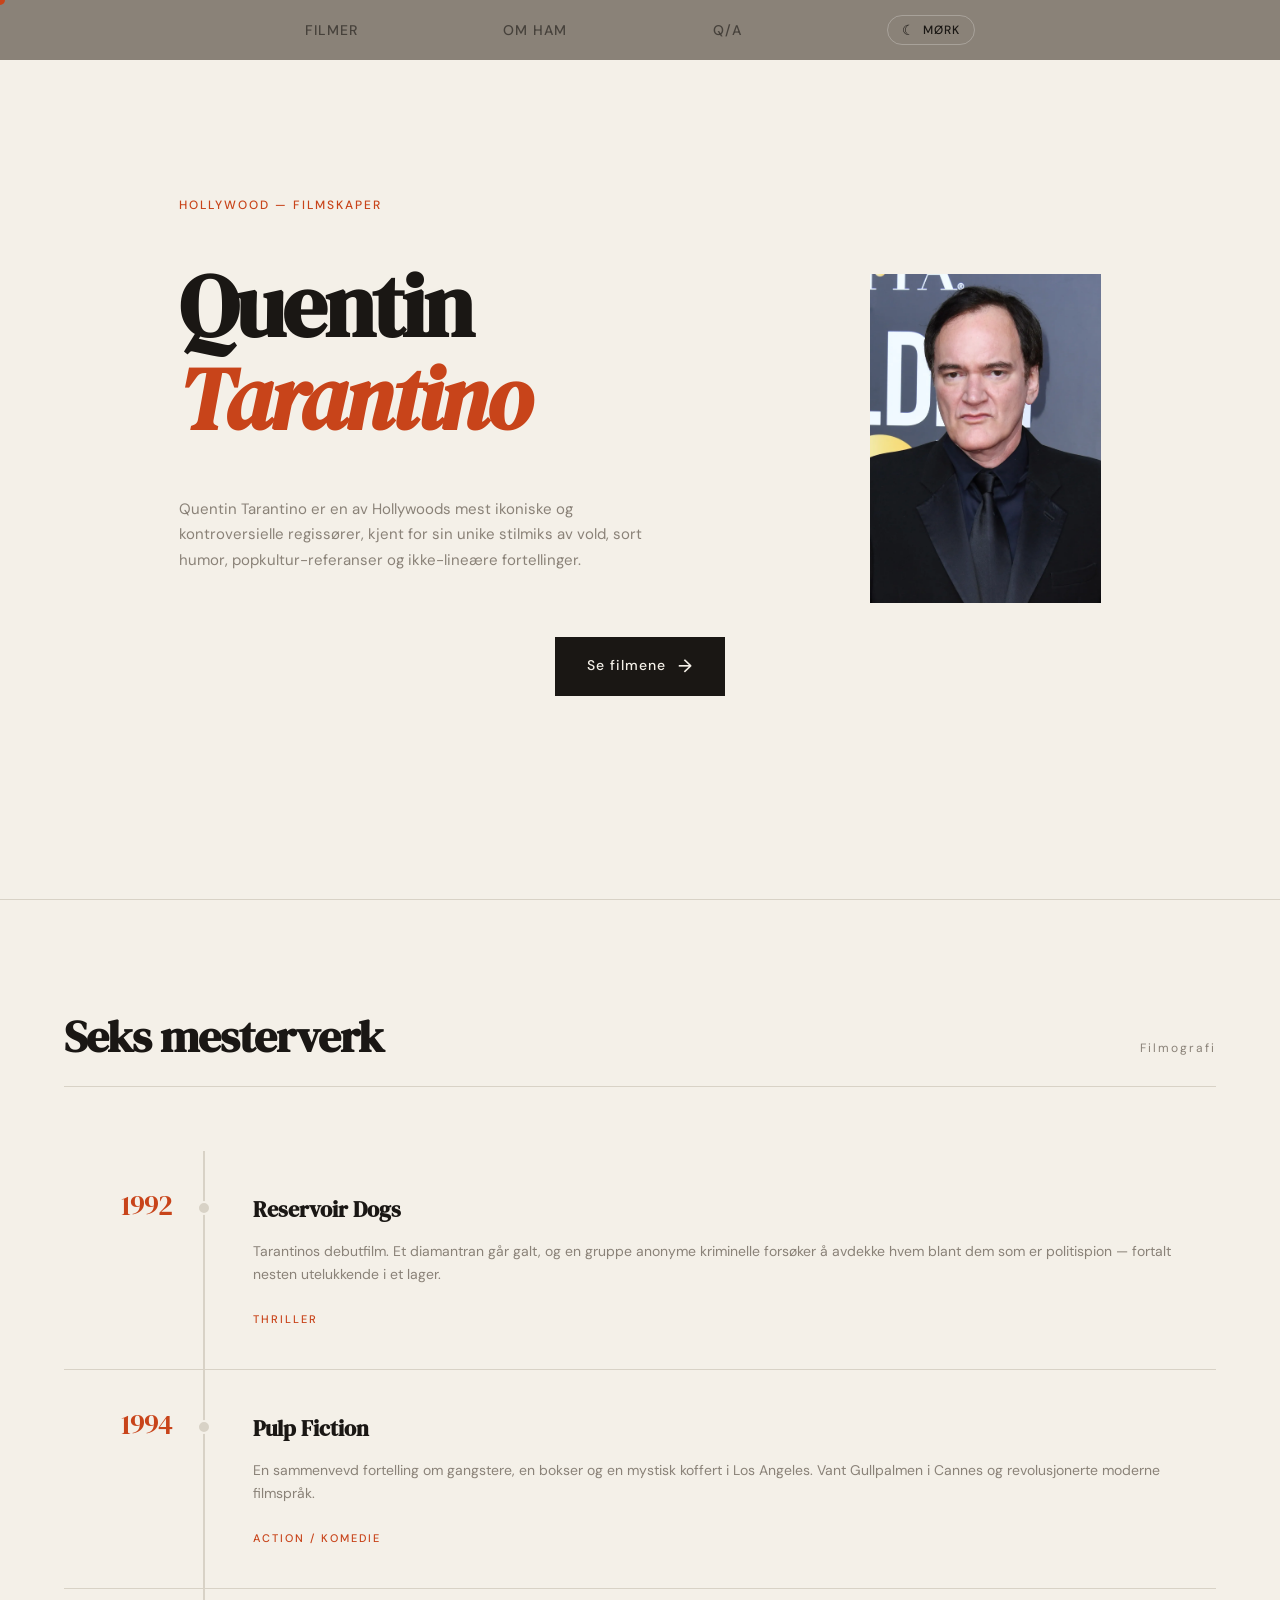
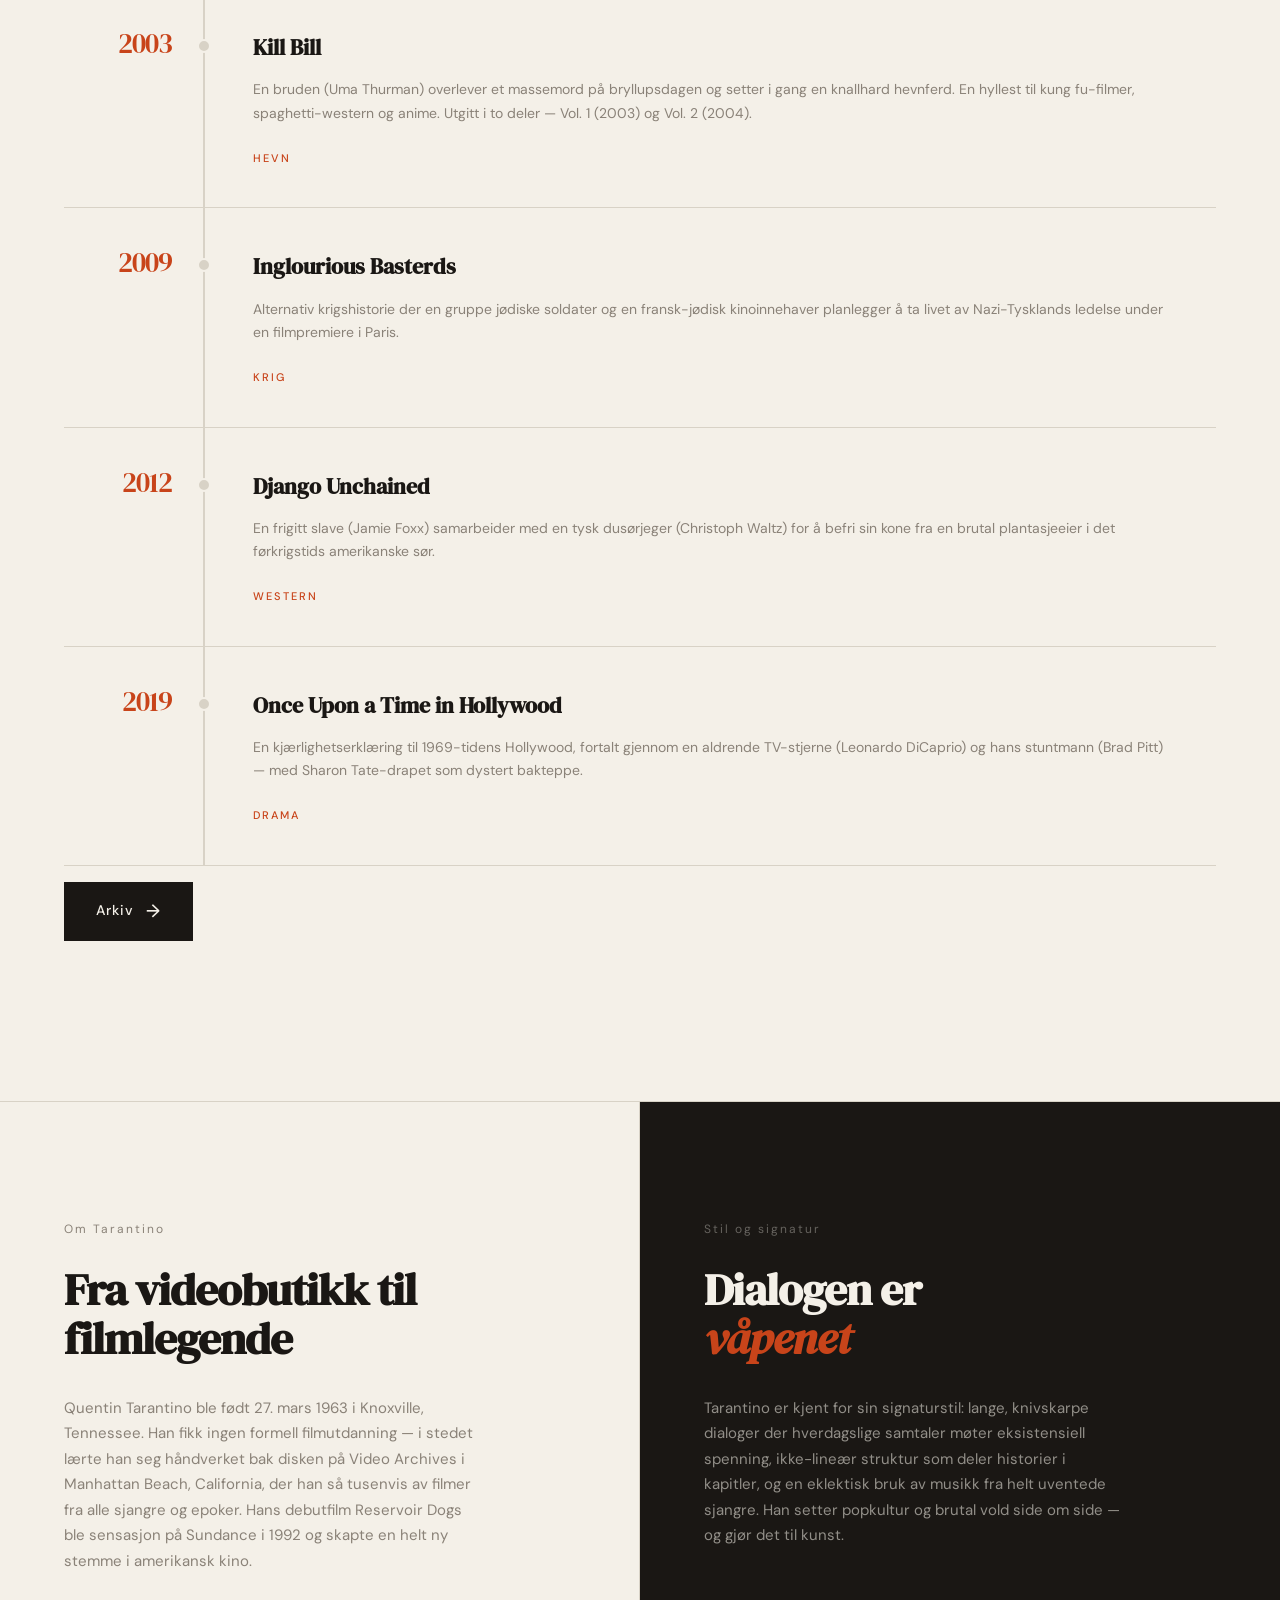
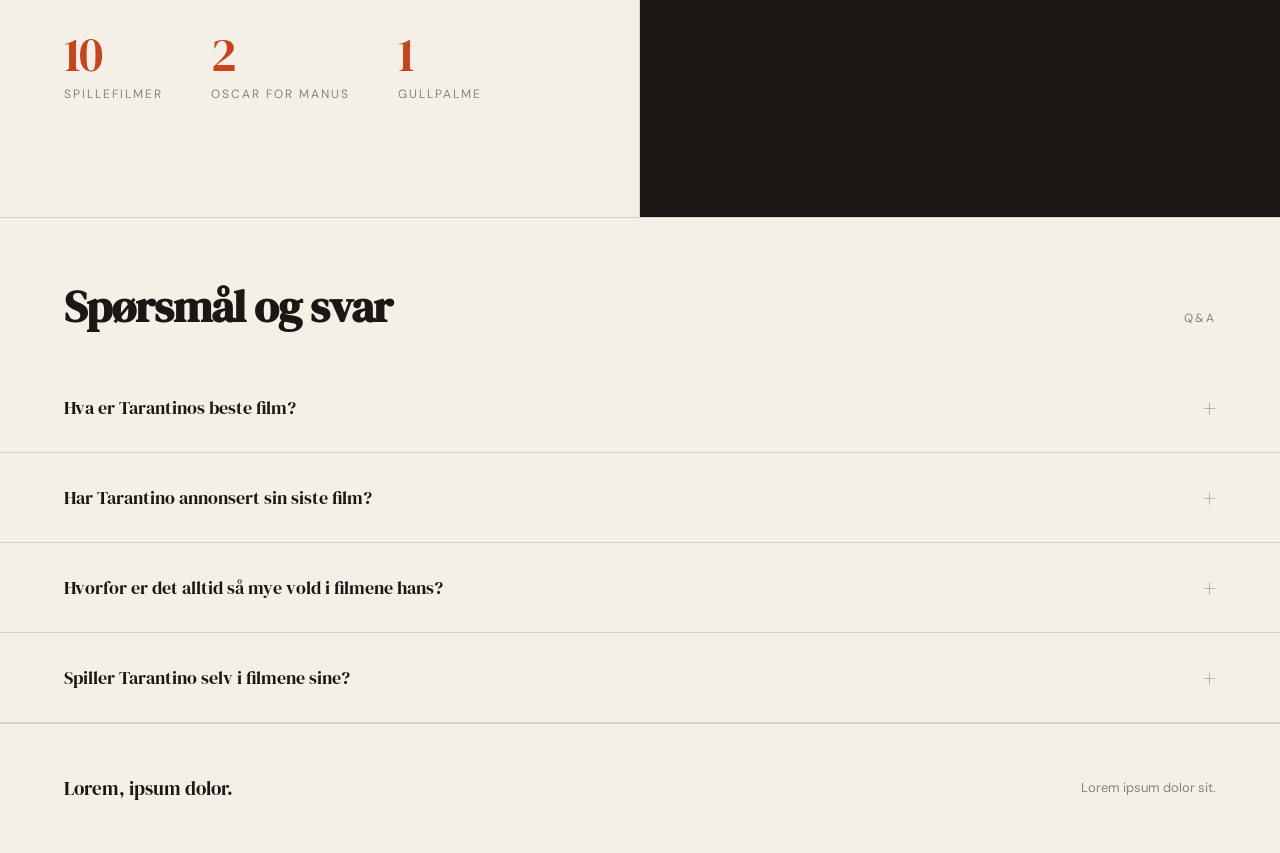
<file: index.html>
<!DOCTYPE html>
<html lang="no" data-theme="lys">

<head>
    <meta charset="UTF-8">
    <meta name="viewport" content="width=device-width, initial-scale=1.0">
    <title>Quentin Tarantino</title>
    <link
        href="https://fonts.googleapis.com/css2?family=DM+Serif+Display:ital@0;1&family=DM+Sans:wght@300;400;500&display=swap"
        rel="stylesheet">
    <link rel="stylesheet" href="index.css">
</head>

<body>

    <div class="peker" id="peker-id"></div>

    <nav>
        <ul class="nav-links">
            <li><a href="#filmer">Filmer</a></li>
            <li><a href="#about">Om ham</a></li>
            <li><a href="#qa">Q/A</a></li>
            <li>
                <button class="theme-btn" id="themeBtn" aria-label="Bytt tema">
                    <span class="icon" id="themeIcon">☽</span>
                    <span id="themeLabel">Mørk</span>
                </button>
            </li>
        </ul>
    </nav>

    <section class="hero">
        <div id="txtbilde">
            <div class="hero-txt">
                <p class="hero-tag">Hollywood — Filmskaper</p>
                <h1>Quentin<br><span class="italic">Tarantino</span></h1>
                <p class="hero-desc">Quentin Tarantino er en av Hollywoods mest ikoniske og kontroversielle regissører,
                    kjent for sin unike stilmiks av vold, sort humor, popkultur-referanser og ikke-lineære fortellinger.
                </p>
            </div>
            <img src="bilder/Quentin-Tarantino-2020.webp" alt="Quentin Tarantino" id="tarantino">
        </div>
        <a href="#filmer" class="btn">Se filmene <span class="btn-arrow">→</span></a>
    </section>

    <section class="section" id="filmer">
        <div class="section-header">
            <h2>Seks mesterverk</h2>
            <span class="section-num">Filmografi</span>
        </div>
        <div class="timeline">
            <div class="film-card">
                <div class="card-year-col">
                    <span class="card-year">1992</span>
                </div>
                <div class="card-content">
                    <h3 class="card-title">Reservoir Dogs</h3>
                    <p class="card-body">Tarantinos debutfilm. Et diamantran går galt, og en gruppe anonyme kriminelle
                        forsøker å avdekke hvem blant dem som er politispion — fortalt nesten utelukkende i et lager.
                    </p>
                    <span class="card-tag">Thriller</span>
                    <img src="bilder/reservoir-dogs-4kuhd-viavision-tarantino-2.jpg" alt="" class="film-img">
                </div>
            </div>
            <div class="film-card">
                <div class="card-year-col">
                    <span class="card-year">1994</span>
                </div>
                <div class="card-content">
                    <h3 class="card-title">Pulp Fiction</h3>
                    <p class="card-body">En sammenvevd fortelling om gangstere, en bokser og en mystisk koffert i Los
                        Angeles. Vant Gullpalmen i Cannes og revolusjonerte moderne filmspråk.</p>
                    <span class="card-tag">Action / Komedie</span>
                    <img src="bilder/Pulp-Fiction.mkv_snapshot_01.53.26_2022.12.07_21.05.13-scaled.jpg" alt=""
                        class="film-img">
                </div>
            </div>
            <div class="film-card">
                <div class="card-year-col">
                    <span class="card-year">2003</span>
                </div>
                <div class="card-content">
                    <h3 class="card-title">Kill Bill</h3>
                    <p class="card-body">En bruden (Uma Thurman) overlever et massemord på bryllupsdagen og setter i
                        gang en knallhard hevnferd. En hyllest til kung fu-filmer, spaghetti-western og anime. Utgitt i
                        to deler — Vol. 1 (2003) og Vol. 2 (2004).</p>
                    <span class="card-tag">Hevn</span>
                    <img src="bilder/images.jpg" alt="" class="film-img">
                </div>
            </div>
            <div class="film-card">
                <div class="card-year-col">
                    <span class="card-year">2009</span>
                </div>
                <div class="card-content">
                    <h3 class="card-title">Inglourious Basterds</h3>
                    <p class="card-body">Alternativ krigshistorie der en gruppe jødiske soldater og en fransk-jødisk
                        kinoinnehaver planlegger å ta livet av Nazi-Tysklands ledelse under en filmpremiere i Paris.</p>
                    <span class="card-tag">Krig</span>
                    <img src="bilder/thumb-1920-1124676.jpg" alt="" class="film-img">
                </div>
            </div>
            <div class="film-card">
                <div class="card-year-col">
                    <span class="card-year">2012</span>
                </div>
                <div class="card-content">
                    <h3 class="card-title">Django Unchained</h3>
                    <p class="card-body">En frigitt slave (Jamie Foxx) samarbeider med en tysk dusørjeger (Christoph
                        Waltz) for å befri sin kone fra en brutal plantasjeeier i det førkrigstids amerikanske sør.</p>
                    <span class="card-tag">Western</span>
                    <img src="bilder/1468133148-dcdc91c47cce1f34b38ed0641f5e10f5ffb8e667_NO.webp" alt=""
                        class="film-img">
                </div>
            </div>
            <div class="film-card">
                <div class="card-year-col">
                    <span class="card-year">2019</span>
                </div>
                <div class="card-content">
                    <h3 class="card-title">Once Upon a Time in Hollywood</h3>
                    <p class="card-body">En kjærlighetserklæring til 1969-tidens Hollywood, fortalt gjennom en aldrende
                        TV-stjerne (Leonardo DiCaprio) og hans stuntmann (Brad Pitt) — med Sharon Tate-drapet som
                        dystert bakteppe.</p>
                    <span class="card-tag">Drama</span>
                    <img src="bilder/28box-superJumbo.jpg" alt="" class="film-img">

                </div>
            </div>
        </div>
        


        <a href="arkiv.html" class="btn" id="arkivbtn">Arkiv <span class="btn-arrow">→</span></a>

    </section>


    <section class="about" id="about">
        <div class="about-left">
            <span class="section-num">Om Tarantino</span>
            <h2 style="margin-top:24px">Fra videobutikk til filmlegende</h2>
            <p class="about-text">Quentin Tarantino ble født 27. mars 1963 i Knoxville, Tennessee. Han fikk ingen
                formell filmutdanning — i stedet lærte han seg håndverket bak disken på Video Archives i Manhattan
                Beach, California, der han så tusenvis av filmer fra alle sjangre og epoker. Hans debutfilm Reservoir
                Dogs ble sensasjon på Sundance i 1992 og skapte en helt ny stemme i amerikansk kino.</p>
            <div class="stat-row">
                <div>
                    <div class="stat-val">10</div>
                    <div class="stat-label">Spillefilmer</div>
                </div>
                <div>
                    <div class="stat-val">2</div>
                    <div class="stat-label">Oscar for manus</div>
                </div>
                <div>
                    <div class="stat-val">1</div>
                    <div class="stat-label">Gullpalme</div>
                </div>
            </div>
        </div>
        <div class="about-right">
            <span class="section-num" style="color:rgba(244,240,232,0.35)">Stil og signatur</span>
            <h2 style="margin-top:24px">Dialogen er<br><span
                    style="font-style:italic;color:var(--accent)">våpenet</span></h2>
            <p class="about-text">Tarantino er kjent for sin signaturstil: lange, knivskarpe dialoger der
                hverdagslige samtaler møter eksistensiell spenning, ikke-lineær struktur som deler historier i kapitler,
                og en eklektisk bruk av musikk fra helt uventede sjangre. Han setter popkultur og brutal vold side om
                side — og gjør det til kunst.</p>
        </div>
    </section>

    <section id="qa" class="qa">
        <div style="padding:64px 64px 0;display:flex;justify-content:space-between;align-items:baseline">
            <h2>Spørsmål og svar</h2>
            <span class="section-num">Q&A</span>
        </div>
        <div class="qa-item" style="margin-top:32px">
            <button class="qa-q">Hva er Tarantinos beste film? <span class="qa-icon">+</span></button>
            <div class="qa-a">
                <div class="qa-a-inner">Det er selvsagt en smakssak, men Pulp Fiction fra 1994 regnes av mange
                    kritikere og filmfans som hans absolutte mesterverk. Filmen vant Gullpalmen i Cannes og er jevnlig
                    på lister over tidenes beste filmer.</div>
            </div>
        </div>
        <div class="qa-item">
            <button class="qa-q">Har Tarantino annonsert sin siste film? <span class="qa-icon">+</span></button>
            <div class="qa-a">
                <div class="qa-a-inner">Tarantino har lenge sagt at han vil avslutte karrieren etter ti spillefilmer.
                    Once Upon a Time in Hollywood (2019) er nummer ni. Han har snakket om et prosjekt kalt «The Movie
                    Critic», men status er per 2026 fortsatt uklar.</div>
            </div>
        </div>
        <div class="qa-item">
            <button class="qa-q">Hvorfor er det alltid så mye vold i filmene hans? <span
                    class="qa-icon">+</span></button>
            <div class="qa-a">
                <div class="qa-a-inner">Tarantino bruker vold bevisst som stilistisk virkemiddel, ikke kun for
                    sjokkeffekt. Han ser på det som en del av filmhistoriens tradisjon — fra spaghetti-western til kung
                    fu — og bruker det gjerne for å skape svart humor eller understreke moralske konsekvenser.</div>
            </div>
        </div>
        <div class="qa-item">
            <button class="qa-q">Spiller Tarantino selv i filmene sine? <span class="qa-icon">+</span></button>
            <div class="qa-a">
                <div class="qa-a-inner">Ja, Tarantino har en tradisjon for å dukke opp i egne filmer i mindre roller. I
                    Pulp Fiction spiller han Jimmy, i Reservoir Dogs er han Mr. Brown, og i Inglourious Basterds dukker
                    han opp i en liten scene som soldat.</div>
            </div>
        </div>
    </section>

    <footer id="contact">
        <span class="footer-logo">Lorem, ipsum dolor.</span>
        <span class="footer-copy">Lorem ipsum dolor sit.</span>
    </footer>

    <script src="index.js"></script>
</body>

</html>
</file>
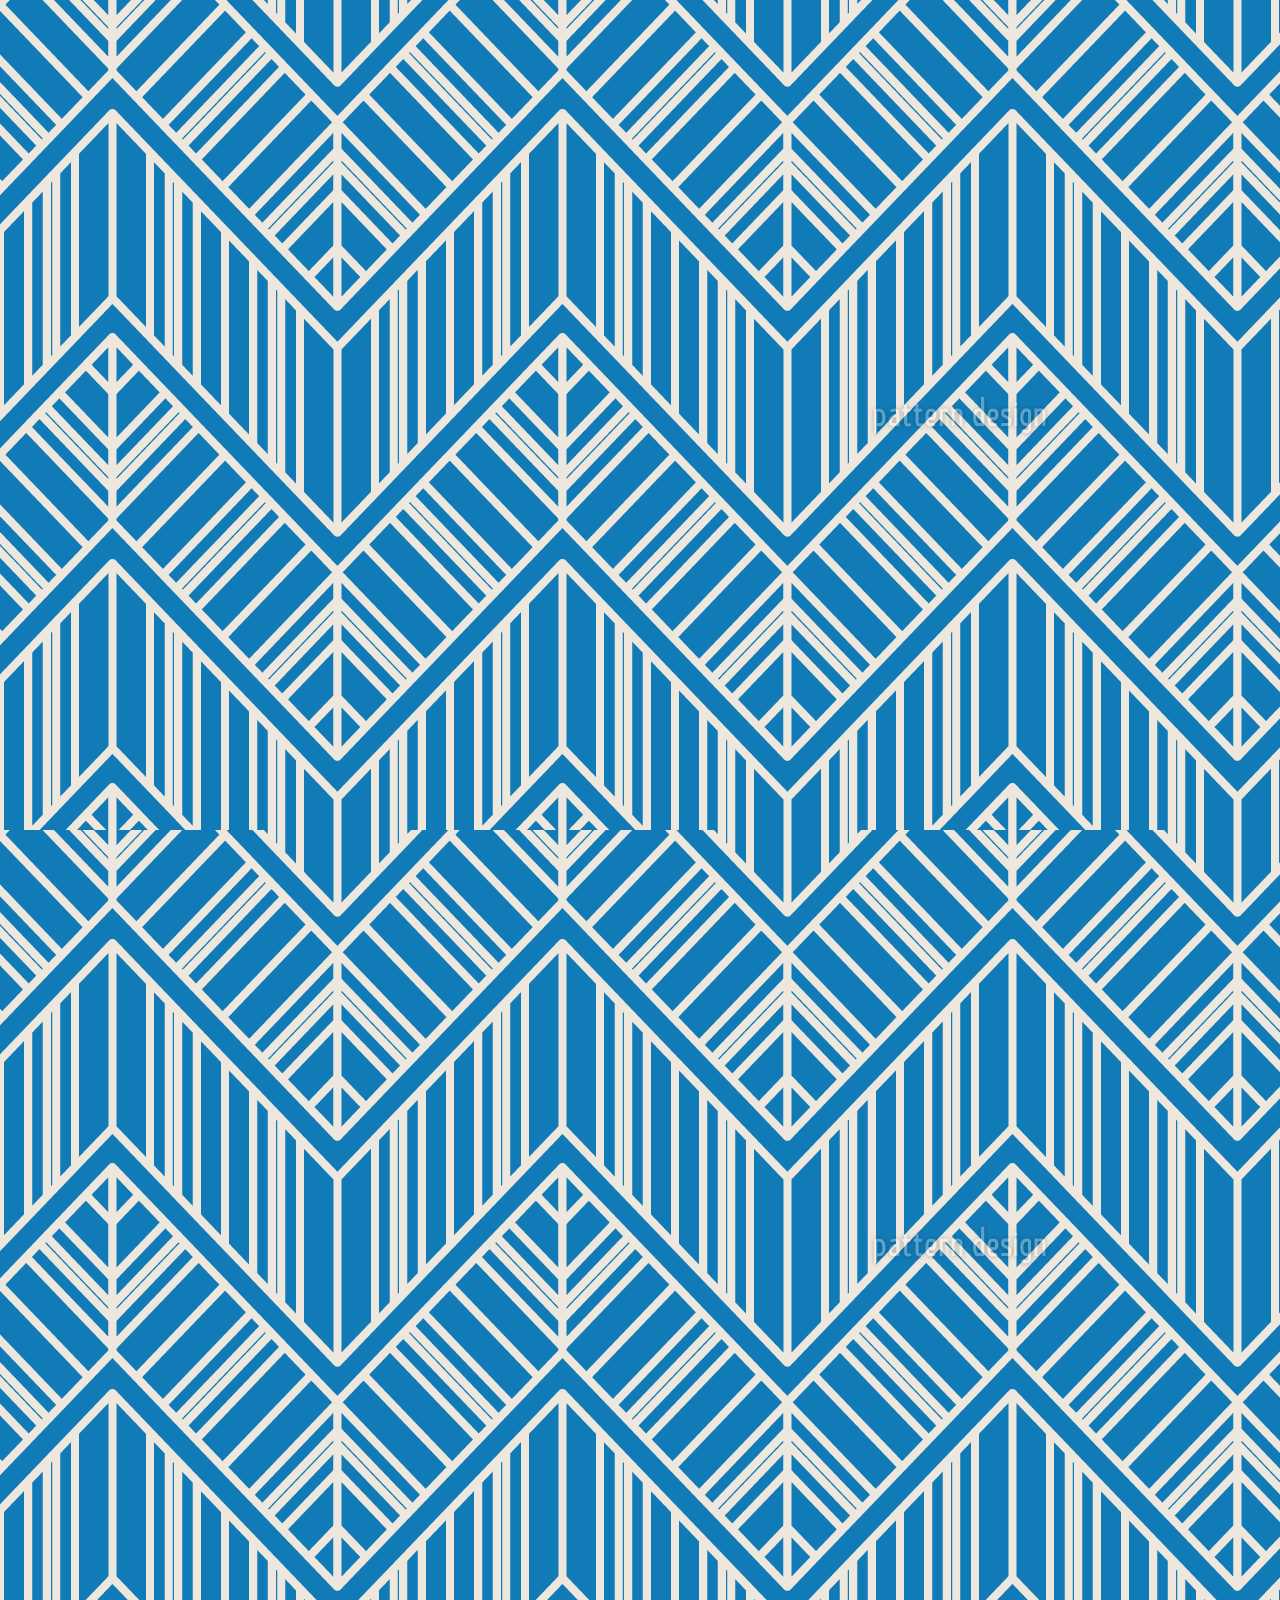
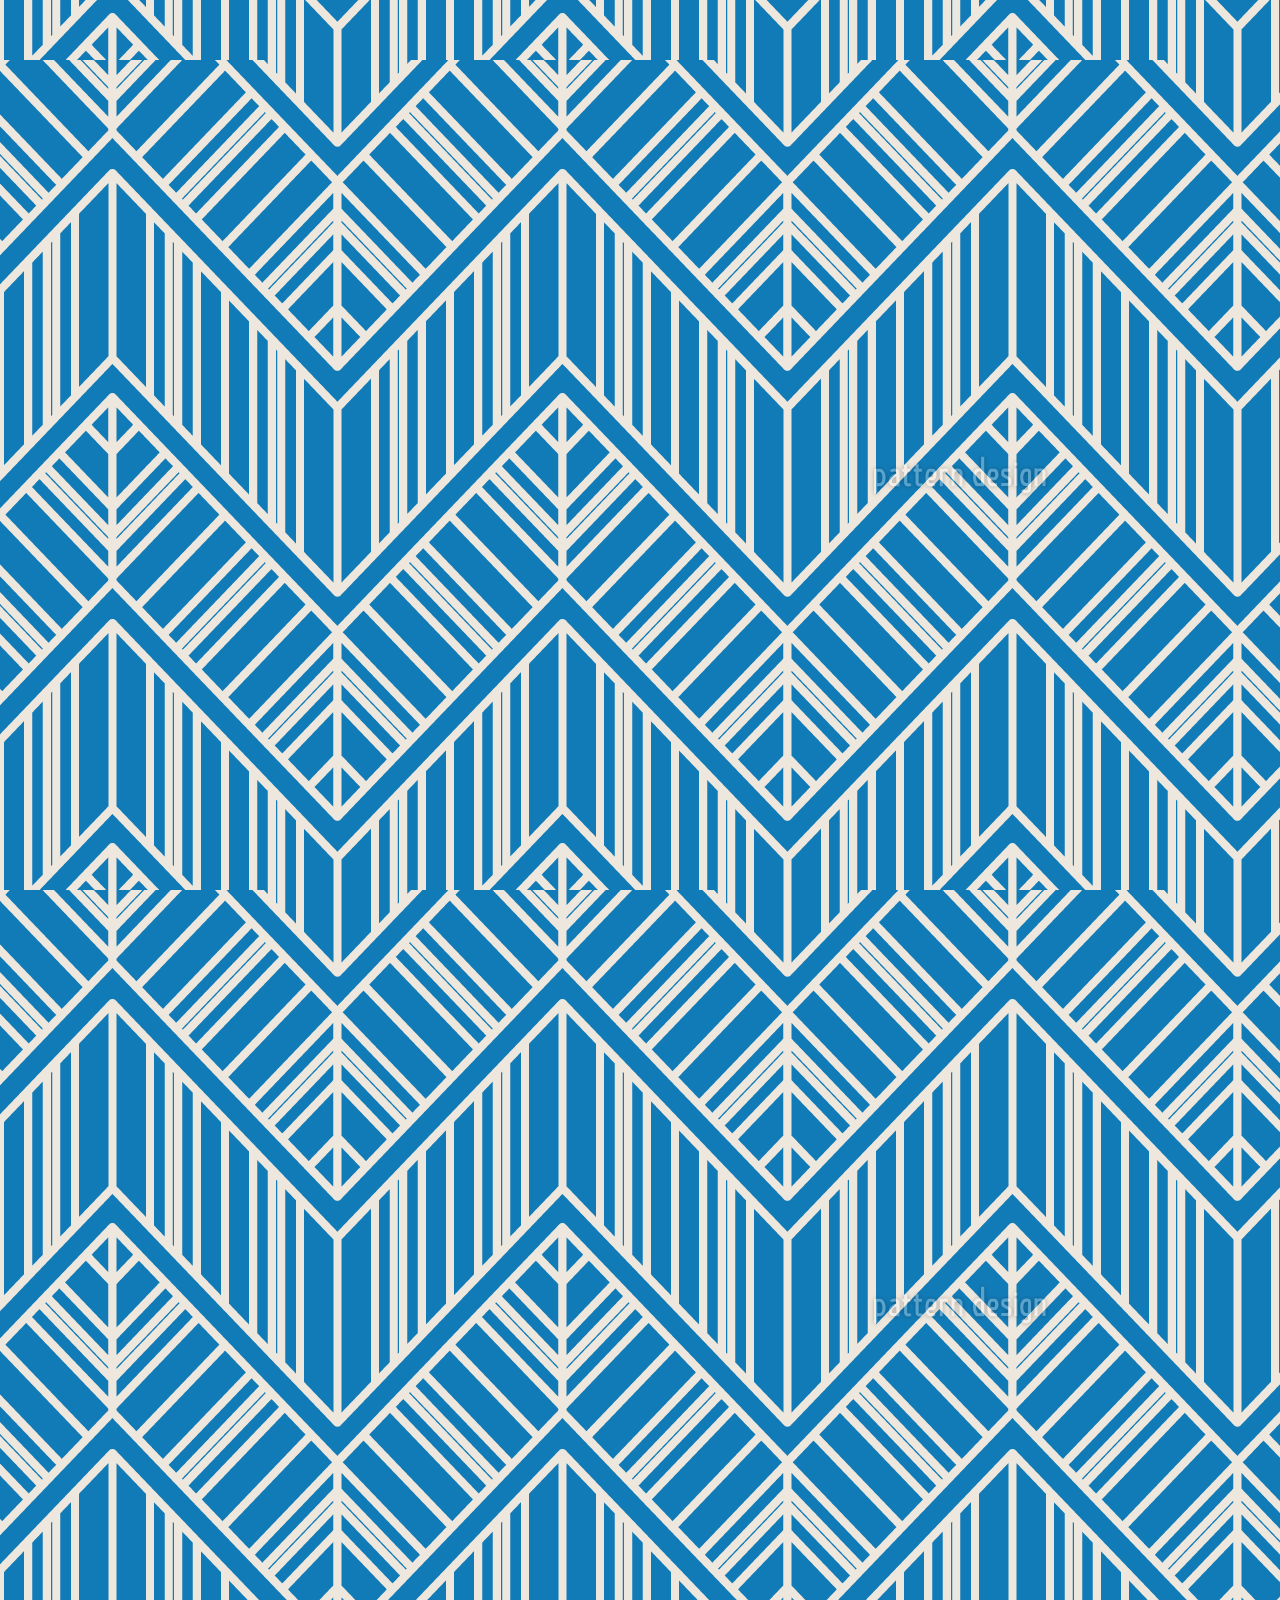
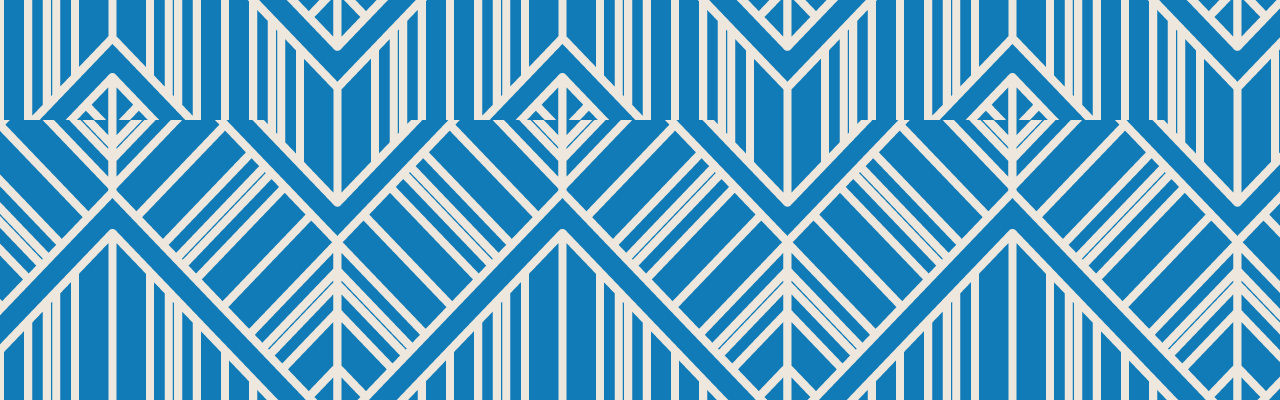
<file: arkiv.html>
<!DOCTYPE html>
<html lang="en">

<head>
    <meta charset="UTF-8">
    <meta name="viewport" content="width=device-width, initial-scale=1.0">
    <title>Document</title>
    <link rel="stylesheet" href="index.css">
</head>

<body
    style="height: 400vh; width: 400vw; background-image: url(bilder/37115_Cevron_250922-01.webp); background-repeat: repeat;">






    <script src="index.js"></script>
</body>

</html>
</file>
<file: index.css>
* {
    box-sizing: border-box;
    margin: 0;
    padding: 0;
}



:root {
    --ink: #1a1714;
    --paper: #f4f0e8;
    --accent: #c8441a;
    --muted: #8a8278;
    --border: #d8d2c6;
    --card-hover: #ffffff;
    --nav-bg: #8a8278;
    --btn-clr: #c8441a;
}

[data-theme="mørk"] {
    --ink: #f4f0e8;
    --paper: #0f0d0b;
    --accent: #51c81a;
    --muted: #6b6560;
    --border: #2a2520;
    --card-hover: #1a1714;
    --nav-bg: #1a1614;
    --btn-clr: #51c81a;
}


body {
    background: var(--paper);
    color: var(--ink);
    font-family: 'DM Sans', sans-serif;
    font-size: 16px;
    line-height: 1.7;
    cursor: none;
    transition: background 0.4s ease, color 0.4s ease;
}

.peker {
    position: fixed;
    width: 10px;
    height: 10px;
    background: var(--accent);
    border-radius: 50%;
    pointer-events: none;
    z-index: 9999;
    transform: translate(-50%, -50%);
    transition: width 0.2s ease, height 0.2s ease;
}

.peker.big {
    width: 40px;
    height: 40px;
    background: none;
    border: 2px solid var(--accent);
}

nav {
    position: fixed;
    top: 0;
    left: 0;
    right: 0;
    display: flex;
    align-items: center;
    justify-content: center;
    padding: 15px 40px;
    z-index: 100;
    background-color: var(--nav-bg);
    transition: background-color 0.4s ease;
}

.nav-links {
    display: flex;
    justify-content: space-evenly;
    list-style: none;
    align-items: center;
    width: 80%;
}

.nav-links a {
    text-decoration: none;
    color: var(--ink);
    font-size: 14px;
    font-weight: 500;
    letter-spacing: 1px;
    text-transform: uppercase;
    opacity: 0.6;
    transition: opacity 0.2s, color 0.4s;
}

.nav-links a:hover {
    opacity: 1;
}

.theme-btn {
    background: none;
    border: 1px solid rgba(255, 255, 255, 0.25);
    border-radius: 999px;
    padding: 6px 14px;
    display: flex;
    align-items: center;
    gap: 7px;
    cursor: none;
    font-family: 'DM Sans', sans-serif;
    font-size: 12px;
    font-weight: 500;
    letter-spacing: 1px;
    text-transform: uppercase;
    color: var(--ink);
    transition: border-color 0.2s, background 0.2s, color 0.4s;
    white-space: nowrap;
}

.theme-btn:hover {
    background: rgba(255, 255, 255, 0.12);
    border-color: rgba(255, 255, 255, 0.5);
}

.theme-btn .icon {
    font-size: 14px;
    line-height: 1;
}

.hero {
    min-height: 100vh;
    display: flex;
    align-items: center;
    flex-direction: column;
    justify-content: center;
    border-bottom: 1px solid var(--border);
    transition: border-color 0.4s;
}

#txtbilde {
    display: flex;
    justify-content: space-evenly;
    align-items: center;
    width: 100%;
    padding: 0 64px;
}

#tarantino {
    max-width: 20%;
    margin-top: 100px;
}

.hero-txt {
    padding-top: 40px;
    display: flex;
    flex-direction: column;
    align-items: flex-start;
    width: 50%;
    gap: 20px;
}

.hero-tag {
    font-size: 12px;
    letter-spacing: 2px;
    text-transform: uppercase;
    color: var(--accent);
    font-weight: 500;
    margin-bottom: 24px;
}

h1 {
    font-family: 'DM Serif Display', serif;
    font-size: 88px;
    line-height: 1.05;
    letter-spacing: -3px;
    margin-bottom: 32px;
}

h1 .italic {
    font-style: italic;
    color: var(--accent);
}

.hero-desc {
    color: var(--muted);
    font-size: 15px;
    margin-bottom: 48px;
    max-width: 480px;
}

.btn {
    display: inline-flex;
    align-items: center;
    gap: 12px;
    background: var(--ink);
    color: var(--paper);
    text-decoration: none;
    padding: 14px 32px;
    font-size: 14px;
    font-weight: 500;
    letter-spacing: 1px;
    transition: background 0.2s, gap 0.2s, color 0.4s;
    width: fit-content;
    margin-top: 16px;
    margin-bottom: 48px;
}

.btn:hover {
    background: var(--accent);
    gap: 20px;
}

.btn-arrow {
    font-size: 18px;
}

#arkivbtn {
    align-self: center;
    justify-self: center;
}

.section {
    padding: 112px 64px;
}

.section-header {
    display: flex;
    align-items: baseline;
    justify-content: space-between;
    margin-bottom: 64px;
    border-bottom: 1px solid var(--border);
    padding-bottom: 24px;
    transition: border-color 0.4s;
}

h2 {
    font-family: 'DM Serif Display', serif;
    font-size: 45px;
    letter-spacing: -1px;
    line-height: 1.1;
}

.section-num {
    font-size: 12px;
    color: var(--muted);
    letter-spacing: 2px;
    transition: color 0.4s;
}

.timeline {
    position: relative;
    display: flex;
    flex-direction: column;
}

.timeline::before {
    content: '';
    position: absolute;
    left: 139px;
    top: 0;
    bottom: 0;
    width: 1px;
    background: var(--border);
    transition: background 0.4s;
}

.film-card {
    display: grid;
    grid-template-columns: 140px 1fr;
    border-bottom: 1px solid var(--border);
    transition: background 0.3s, border-color 0.4s;
    position: relative;
    overflow: hidden;
}

.film-card::after {
    content: '';
    position: absolute;
    top: 0;
    left: 0;
    bottom: 0;
    width: 3px;
    background: var(--accent);
    transform: scaleY(0);
    transform-origin: top;
    transition: transform 0.35s ease;
}

.film-card:hover {
    background: var(--card-hover);
}

.film-card:hover::after {
    transform: scaleY(1);
}

.card-year-col {
    padding: 40px 32px 40px 0;
    display: flex;
    flex-direction: column;
    align-items: flex-end;
    justify-content: flex-start;
    position: relative;
}

.card-year-col::after {
    content: '';
    position: absolute;
    right: -6.5px;
    top: 50px;
    width: 10px;
    height: 10px;
    border-radius: 50%;
    background: var(--border);
    border: 2px solid var(--paper);
    transition: background 0.3s, border-color 0.4s;
}

.film-card:hover .card-year-col::after {
    background: var(--accent);
}

.film-img {
    height: 500px;
    width: 100%;
    display: none;
    padding: 10px;
    object-fit: cover;
    filter: opacity(0);
    transform: opacity 1s;
}


.card-content {
    padding: 40px 40px 40px 48px;
    border-left: 1px solid var(--border);
    transition: border-color 0.4s;
    display: flex;
    flex-direction: column;
}

.card-year {
    font-family: 'DM Serif Display', serif;
    font-size: 28px;
    color: var(--accent);
    letter-spacing: -1px;
    line-height: 1;
}

.card-title {
    font-family: 'DM Serif Display', serif;
    font-size: 22px;
    letter-spacing: 0px;
    margin-bottom: 12px;
}

.card-body {
    font-size: 14px;
    color: var(--muted);
    line-height: 1.65;
}

.card-tag {
    display: inline-block;
    margin-top: 24px;
    font-size: 11px;
    letter-spacing: 2px;
    text-transform: uppercase;
    color: var(--accent);
    font-weight: 500;
}

.about {
    display: grid;
    grid-template-columns: 1fr 1fr;
    border-top: 1px solid var(--border);
    transition: border-color 0.4s;
}

.about-left {
    padding: 112px 64px;
    border-right: 1px solid var(--border);
    transition: border-color 0.4s;
}

.about-right {
    padding: 112px 64px;
    background: var(--ink);
    color: var(--paper);
    transition: background 0.4s, color 0.4s;
}

.about-right h2 {
    color: var(--paper);
    transition: color 0.4s;
}

.about-text {
    margin-top: 32px;
    font-size: 15px;
    color: var(--muted);
    max-width: 420px;
}

.about-right .about-text {
    color: rgba(244, 240, 232, 0.55);
}

[data-theme="mørk"] .about-right {
    background: #f4f0e8;
    color: #1a1714;
}

[data-theme="mørk"] .about-right h2 {
    color: #1a1714;
}

[data-theme="mørk"] .about-right .about-text {
    color: rgba(26, 23, 20, 0.55);
}

[data-theme="mørk"] .about-right .section-num {
    color: rgba(26, 23, 20, 0.35);
}



.stat-row {
    display: flex;
    gap: 48px;
    margin-top: 56px;
}

.stat-val {
    font-family: 'DM Serif Display', serif;
    font-size: 48px;
    letter-spacing: -2px;
    line-height: 1;
    color: var(--accent);
}

.stat-label {
    font-size: 12px;
    letter-spacing: 2px;
    text-transform: uppercase;
    color: var(--muted);
    margin-top: 6px;
}

.qa {
    border-top: 1px solid var(--border);
    transition: border-color 0.4s;
}

.qa-item {
    border-bottom: 1px solid var(--border);
    overflow: hidden;
    transition: border-color 0.4s;
}

.qa-q {
    width: 100%;
    background: none;
    border: none;
    padding: 28px 64px;
    display: flex;
    justify-content: space-between;
    align-items: center;
    font-family: 'DM Serif Display', serif;
    font-size: 18px;
    cursor: none;
    text-align: left;
    color: var(--ink);
    transition: color 0.2s;
}

.qa-q:hover {
    color: var(--accent);
}

.qa-icon {
    font-size: 24px;
    font-weight: 300;
    transition: transform 0.3s ease, color 0.2s;
    color: var(--muted);
    flex-shrink: 0;
}

.qa-item.open .qa-icon {
    transform: rotate(45deg);
    color: var(--accent);
}

.qa-a {
    max-height: 0;
    overflow: hidden;
    transition: max-height 0.4s ease;
}

.qa-item.open .qa-a {
    max-height: 200px;
}

.qa-a-inner {
    padding: 0 64px 32px;
    font-size: 14px;
    color: var(--muted);
    max-width: 640px;
}

footer {
    border-top: 1px solid var(--border);
    padding: 48px 64px;
    display: flex;
    justify-content: space-between;
    align-items: center;
    transition: border-color 0.4s;
}

.footer-logo {
    font-family: 'DM Serif Display', serif;
    font-size: 19px;
    color: var(--ink);
    transition: color 0.4s;
}

.footer-copy {
    font-size: 13px;
    color: var(--muted);
    transition: color 0.4s;
}

@media (max-width: 900px) {
    body {
        cursor: auto;
    }

    .peker {
        display: none;
    }

    nav {
        padding: 16px 20px;
    }

    .nav-links {
        gap: 16px;
        width: 100%;
    }

    .nav-links li:not(:last-child) {
        display: none;
    }

    #txtbilde {
        flex-direction: column;
        align-items: center;
        padding: 0 24px;
        gap: 32px;
    }

    #tarantino {
        display: none;
    }

    .hero-txt {
        width: 100%;
        align-items: center;
        text-align: center;
        padding-top: 100px;
    }

    h1 {
        font-size: 52px;
    }

    .hero-desc {
        max-width: 100%;
    }

    .btn {
        margin-bottom: 32px;
    }

    .section {
        padding: 64px 24px;
    }

    .section-header {
        flex-direction: column;
        gap: 8px;
        margin-bottom: 40px;
    }

    h2 {
        font-size: 32px;
    }

    .timeline::before {
        display: none;
    }

    .film-card {
        grid-template-columns: 1fr;
    }

    .card-year-col {
        padding: 24px 24px 0;
        align-items: flex-start;
    }

    .card-year-col::after {
        display: none;
    }

    .card-content {
        padding: 12px 24px 32px;
        border-left: none;
        border-top: 1px solid var(--border);
    }

    .film-img {
        height: 260px;
    }

    .about {
        grid-template-columns: 1fr;
    }

    .about-left {
        padding: 64px 24px;
        border-right: none;
        border-bottom: 1px solid var(--border);
    }

    .about-right {
        padding: 64px 24px;
    }

    .about-text {
        max-width: 100%;
    }

    .stat-row {
        gap: 24px;
        flex-wrap: wrap;
    }

    .stat-val {
        font-size: 36px;
    }

    .qa-q {
        padding: 20px 24px;
        font-size: 16px;
    }

    .qa-a-inner {
        padding: 0 24px 24px;
    }

    footer {
        padding: 32px 24px;
        flex-direction: column;
        gap: 8px;
        text-align: center;
    }

}
</file>
